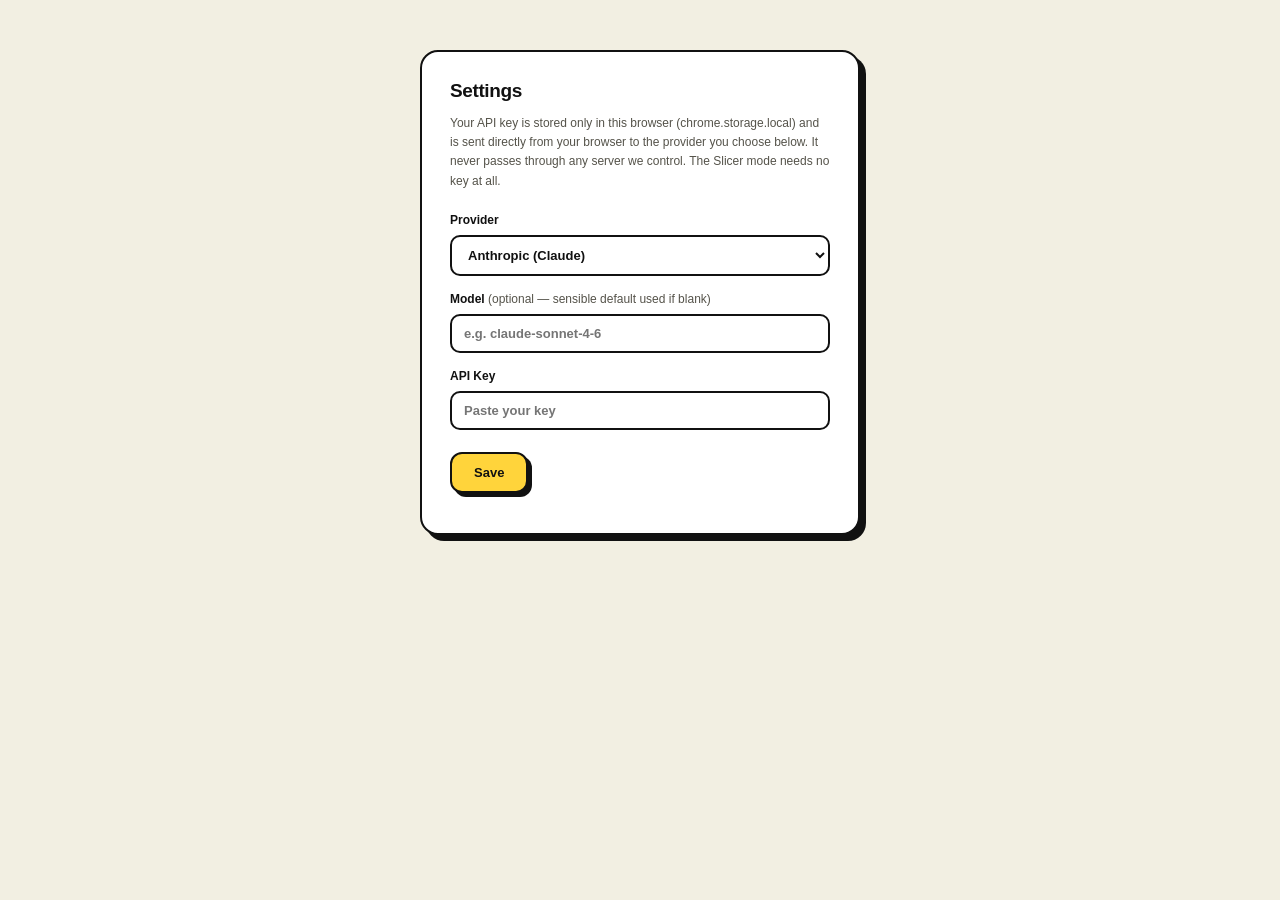
<file: context-handoff-extension/options.html>
<!DOCTYPE html>
<html>
<head>
  <meta charset="utf-8" />
  <title>Context Handoff — Settings</title>
  <link rel="stylesheet" href="options.css" />
</head>
<body>
  <div class="card">
    <h1>Settings</h1>
    <p class="hint">
      Your API key is stored only in this browser (chrome.storage.local) and is sent
      directly from your browser to the provider you choose below. It never passes
      through any server we control. The Slicer mode needs no key at all.
    </p>

    <label>Provider</label>
    <select id="provider">
      <option value="anthropic">Anthropic (Claude)</option>
      <option value="openai">OpenAI</option>
      <option value="gemini">Google Gemini</option>
      <option value="groq">Groq</option>
      <option value="ollama">Ollama (local, free — no key)</option>
    </select>

    <label>Model <span class="optional">(optional — sensible default used if blank)</span></label>
    <input type="text" id="model" placeholder="e.g. claude-sonnet-4-6" />

    <div id="apiKeyRow">
      <label>API Key</label>
      <input type="password" id="apiKey" placeholder="Paste your key" />
    </div>

    <div id="baseUrlRow" class="hidden">
      <label>Ollama server URL</label>
      <input type="text" id="baseUrl" placeholder="http://localhost:11434" />
      <p class="hint" style="margin-top:6px;">
        Runs fully on your machine, free, no key. Make sure Ollama is running
        (<code>ollama serve</code>) and has pulled a model (<code>ollama pull llama3.2</code>).
        Since this request comes from a Chrome extension, Ollama needs to allow
        that origin — start it with
        <code>OLLAMA_ORIGINS=chrome-extension://* ollama serve</code> if you get a
        CORS/connection error.
      </p>
    </div>

    <button id="saveBtn">Save</button>
    <p id="status"></p>
  </div>

  <script src="options.js"></script>
</body>
</html>
</file>
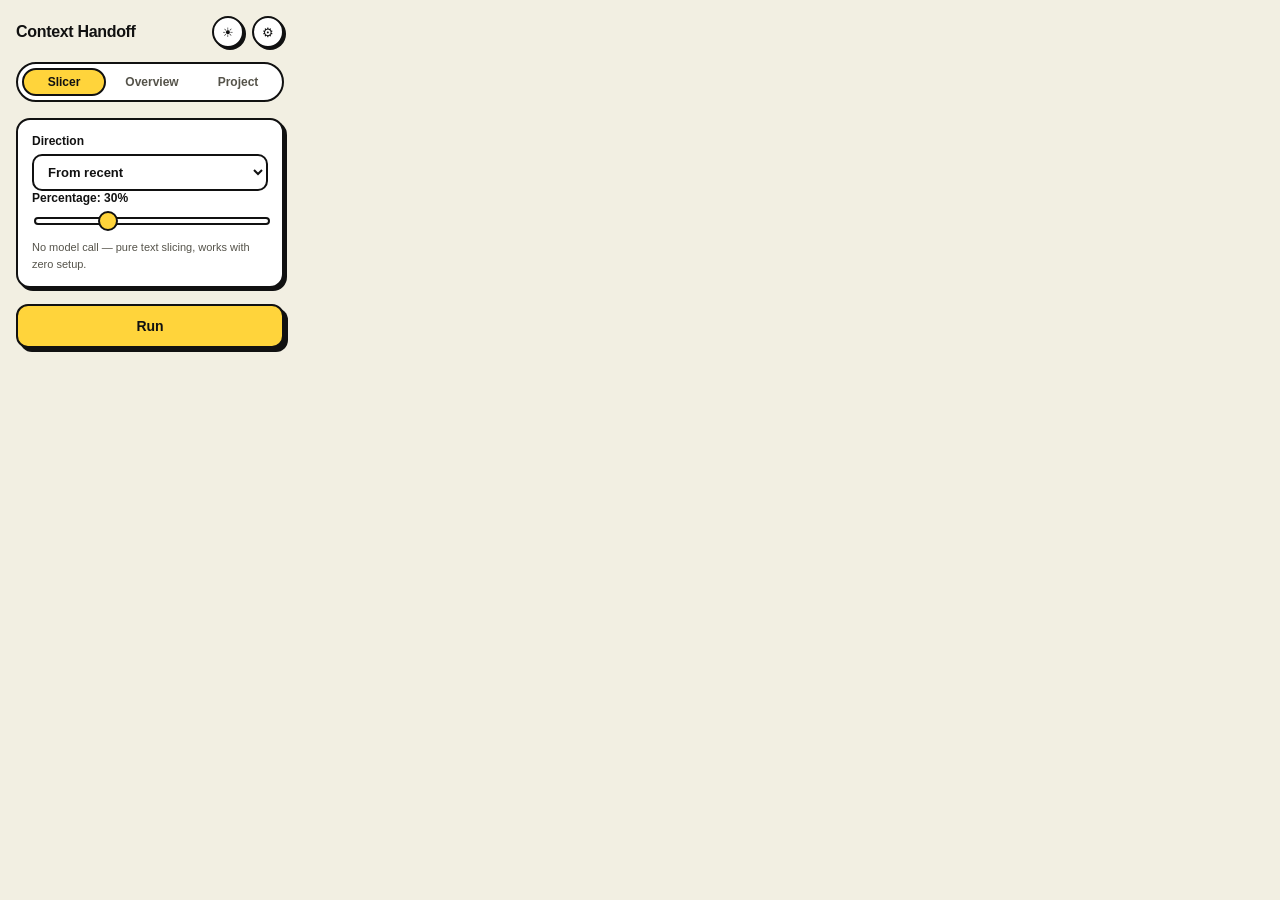
<file: context-handoff-extension/popup.html>
<!DOCTYPE html>
<html>
<head>
  <meta charset="utf-8" />
  <title>Context Handoff</title>
  <link rel="stylesheet" href="popup.css" />
</head>
<body>
  <header>
    <h1>Context Handoff</h1>
    <div class="header-actions">
      <button id="themeBtn" title="Toggle theme"><span id="themeIcon">☀</span></button>
      <button id="settingsBtn" title="Settings">⚙</button>
    </div>
  </header>

  <div class="tabs">
    <button class="tab active" data-mode="slicer">Slicer</button>
    <button class="tab" data-mode="overview">Overview</button>
    <button class="tab" data-mode="project">Project</button>
  </div>

  <section id="slicerPanel" class="panel">
    <label>Direction</label>
    <select id="direction">
      <option value="beginning">From beginning</option>
      <option value="recent" selected>From recent</option>
    </select>

    <label>Percentage: <span id="percentValue">30</span>%</label>
    <input type="range" id="percent" min="1" max="100" value="30" />

    <p class="hint">No model call — pure text slicing, works with zero setup.</p>
  </section>

  <section id="overviewPanel" class="panel hidden">
    <p class="hint">Sends the transcript to your configured provider and asks for a
      concise context-handoff summary: goal, decisions, constraints, next steps.</p>
  </section>

  <section id="projectPanel" class="panel hidden">
    <p class="hint">Same as Overview, but structured for technical/project work:
      Goal, Current State, Decisions, Files produced, Open Issues, Next Steps.</p>
  </section>

  <button id="runBtn">Run</button>
  <p id="status"></p>

  <script src="popup.js"></script>
</body>
</html>
</file>
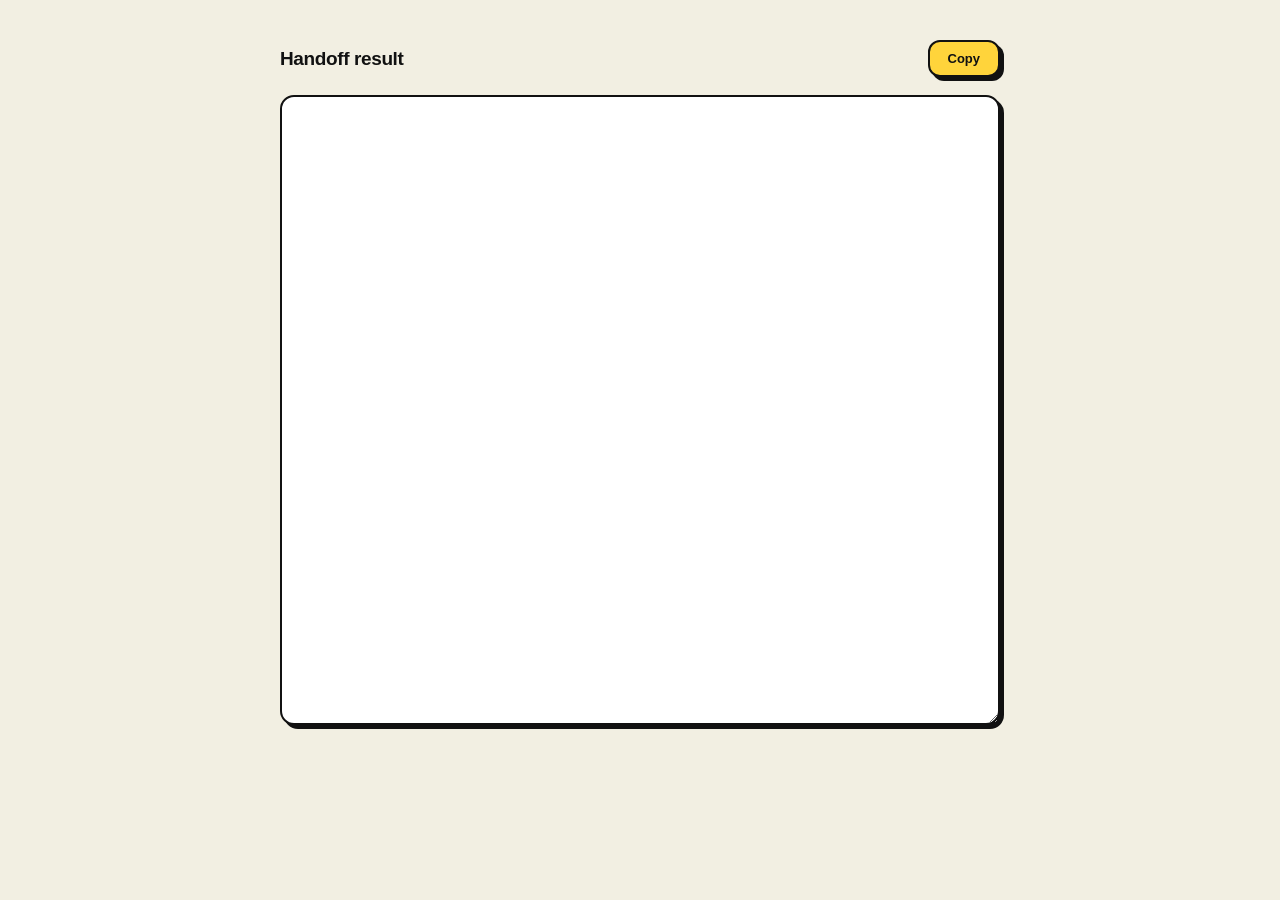
<file: context-handoff-extension/preview.html>
<!DOCTYPE html>
<html>
<head>
  <meta charset="utf-8" />
  <title>Context Handoff — Result</title>
  <link rel="stylesheet" href="preview.css" />
</head>
<body>
  <div class="wrap">
    <header>
      <h1>Handoff result</h1>
      <button id="copyBtn">Copy</button>
    </header>
    <p id="meta" class="meta"></p>
    <textarea id="output" spellcheck="false"></textarea>
  </div>
  <script src="preview.js"></script>
</body>
</html>
</file>
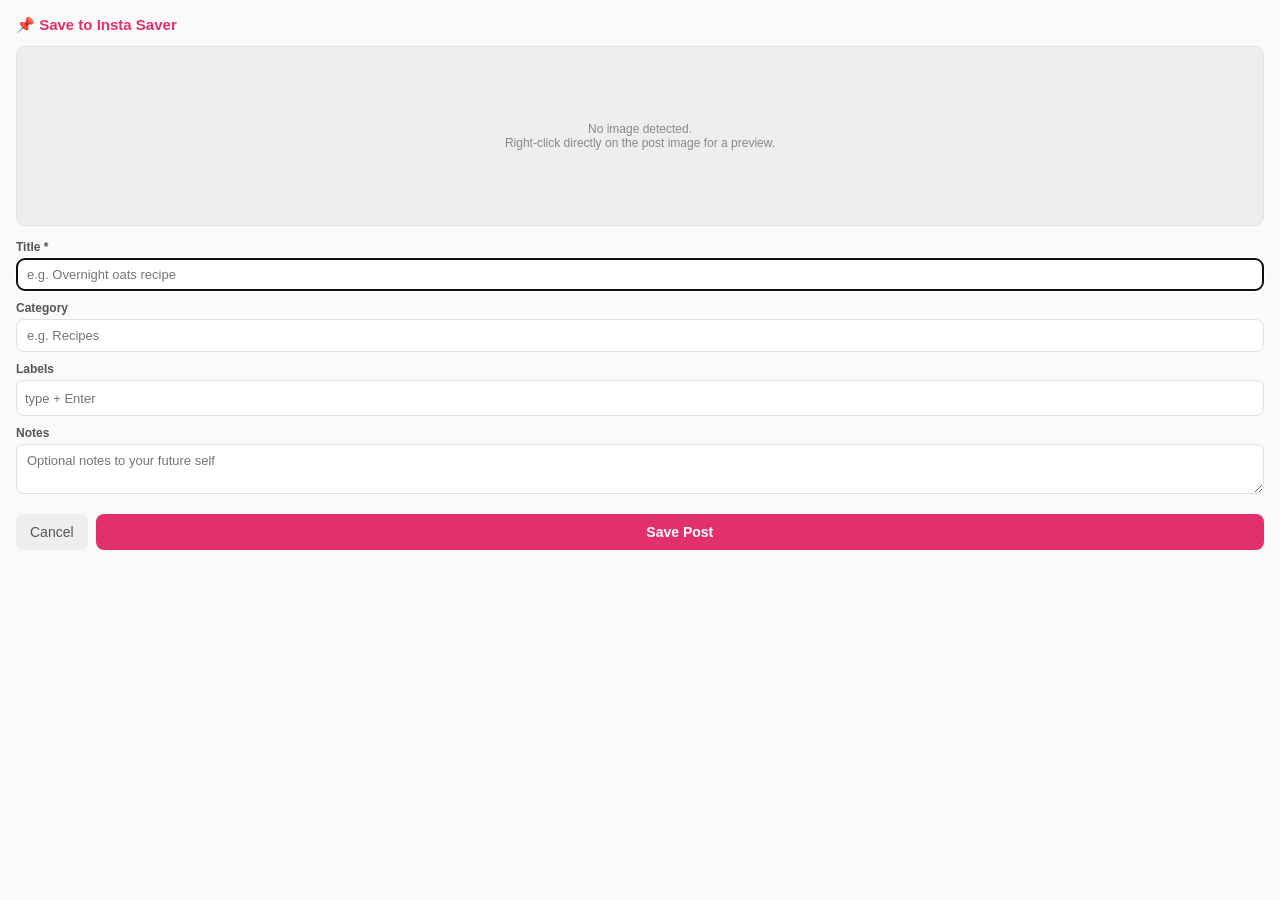
<file: bookmarker/extension/save.html>
<!DOCTYPE html>
<html>
<head>
<meta charset="UTF-8">
<title>Save to Insta Saver</title>
<style>
  :root {
    --pink: #e1306c;
    --bg: #fafafa;
    --border: #e0e0e0;
    --text: #222;
    --muted: #888;
  }
  * { box-sizing: border-box; }
  body {
    margin: 0;
    font-family: -apple-system, BlinkMacSystemFont, "Segoe UI", Roboto, sans-serif;
    background: var(--bg);
    color: var(--text);
    padding: 16px;
  }
  h1 {
    font-size: 15px;
    margin: 0 0 12px 0;
    font-weight: 600;
    color: var(--pink);
  }
  .preview-wrap {
    width: 100%;
    height: 180px;
    border-radius: 10px;
    background: #eee;
    overflow: hidden;
    display: flex;
    align-items: center;
    justify-content: center;
    margin-bottom: 14px;
    border: 1px solid var(--border);
  }
  .preview-wrap img {
    width: 100%;
    height: 100%;
    object-fit: cover;
  }
  .preview-wrap .placeholder {
    color: var(--muted);
    font-size: 12px;
    text-align: center;
    padding: 8px;
  }
  label {
    display: block;
    font-size: 12px;
    font-weight: 600;
    margin: 10px 0 4px;
    color: #555;
  }
  input[type="text"], textarea, select {
    width: 100%;
    padding: 8px 10px;
    border: 1px solid var(--border);
    border-radius: 8px;
    font-size: 13px;
    font-family: inherit;
    background: #fff;
  }
  textarea { resize: vertical; min-height: 50px; }
  .row { display: flex; gap: 8px; }
  .row > div { flex: 1; }
  .chip-input {
    display: flex;
    flex-wrap: wrap;
    gap: 6px;
    padding: 6px;
    border: 1px solid var(--border);
    border-radius: 8px;
    background: #fff;
    min-height: 36px;
  }
  .chip-input input {
    border: none;
    outline: none;
    flex: 1;
    min-width: 60px;
    font-size: 13px;
    padding: 2px;
  }
  .chip {
    background: #fce4ec;
    color: var(--pink);
    padding: 3px 8px;
    border-radius: 12px;
    font-size: 12px;
    display: flex;
    align-items: center;
    gap: 4px;
  }
  .chip button {
    background: none;
    border: none;
    color: var(--pink);
    cursor: pointer;
    font-size: 13px;
    line-height: 1;
    padding: 0;
  }
  .actions {
    margin-top: 16px;
    display: flex;
    gap: 8px;
  }
  button.save-btn {
    flex: 1;
    background: var(--pink);
    color: white;
    border: none;
    padding: 10px;
    border-radius: 8px;
    font-size: 14px;
    font-weight: 600;
    cursor: pointer;
  }
  button.save-btn:disabled { opacity: 0.5; cursor: default; }
  button.cancel-btn {
    background: #eee;
    color: #555;
    border: none;
    padding: 10px 14px;
    border-radius: 8px;
    font-size: 14px;
    cursor: pointer;
  }
  #status {
    font-size: 12px;
    margin-top: 8px;
    min-height: 16px;
  }
  #status.error { color: #c62828; }
  #status.ok { color: #2e7d32; }
  datalist {}
</style>
</head>
<body>
  <h1>📌 Save to Insta Saver</h1>

  <div class="preview-wrap" id="previewWrap">
    <div class="placeholder">Loading preview…</div>
  </div>

  <label for="title">Title *</label>
  <input type="text" id="title" placeholder="e.g. Overnight oats recipe" autofocus>

  <div class="row">
    <div>
      <label for="category">Category</label>
      <input type="text" id="category" list="categoryList" placeholder="e.g. Recipes">
      <datalist id="categoryList"></datalist>
    </div>
  </div>

  <label for="labelInput">Labels</label>
  <div class="chip-input" id="chipInput">
    <input type="text" id="labelInput" list="labelList" placeholder="type + Enter">
  </div>
  <datalist id="labelList"></datalist>

  <label for="notes">Notes</label>
  <textarea id="notes" placeholder="Optional notes to your future self"></textarea>

  <div class="actions">
    <button class="cancel-btn" id="cancelBtn">Cancel</button>
    <button class="save-btn" id="saveBtn">Save Post</button>
  </div>
  <div id="status"></div>

  <script src="save.js"></script>
</body>
</html>
</file>
<file: context-handoff-extension/options.css>
:root {
  --bg: #f2efe2;
  --surface: #ffffff;
  --ink: #111111;
  --muted: #55534a;
  --border: #111111;
  --accent: #ffd43b;
  --accent-ink: #111111;
  --shadow: #111111;
}

html[data-theme="dark"] {
  --bg: #121212;
  --surface: #1c1c1c;
  --ink: #f4f2ea;
  --muted: #b5b2a6;
  --border: #f4f2ea;
  --accent: #ffd43b;
  --accent-ink: #111111;
  --shadow: #f4f2ea;
}

* { box-sizing: border-box; }

body {
  margin: 0;
  background: var(--bg);
  color: var(--ink);
  font-family: -apple-system, BlinkMacSystemFont, "Segoe UI", sans-serif;
  display: flex;
  justify-content: center;
  padding: 50px 16px;
}

.card {
  width: 100%;
  max-width: 440px;
  padding: 28px;
  border-radius: 18px;
  background: var(--surface);
  border: 2px solid var(--border);
  box-shadow: 6px 6px 0 var(--shadow);
}

h1 { font-size: 19px; margin: 0 0 10px; font-weight: 800; letter-spacing: -0.02em; }

.hint {
  font-size: 12px;
  color: var(--muted);
  line-height: 1.6;
  font-weight: 500;
  margin-bottom: 22px;
}

label {
  display: block;
  font-size: 12px;
  font-weight: 700;
  margin: 16px 0 8px;
}

.optional {
  font-weight: 500;
  color: var(--muted);
}

select, input[type="text"], input[type="password"] {
  width: 100%;
  padding: 10px 12px;
  border: 2px solid var(--border);
  border-radius: 10px;
  font-size: 13px;
  font-weight: 600;
  background: var(--surface);
  color: var(--ink);
}

select:focus, input:focus {
  outline: none;
  box-shadow: 3px 3px 0 var(--shadow);
}

#saveBtn {
  margin-top: 22px;
  padding: 11px 22px;
  border: 2px solid var(--border);
  border-radius: 12px;
  background: var(--accent);
  color: var(--accent-ink);
  font-size: 13px;
  font-weight: 800;
  cursor: pointer;
  box-shadow: 4px 4px 0 var(--shadow);
}

#saveBtn:active {
  transform: translate(3px, 3px);
  box-shadow: 1px 1px 0 var(--shadow);
}

#status {
  font-size: 12px;
  color: var(--muted);
  font-weight: 600;
  margin-top: 12px;
}

.hidden { display: none; }

code {
  background: var(--bg);
  border: 1.5px solid var(--border);
  border-radius: 6px;
  padding: 2px 6px;
  font-size: 11px;
}
</file>
<file: context-handoff-extension/popup.css>
:root {
  --bg: #f2efe2;
  --surface: #ffffff;
  --ink: #111111;
  --muted: #55534a;
  --border: #111111;
  --accent: #ffd43b;
  --accent-ink: #111111;
  --shadow: #111111;
}

html[data-theme="dark"] {
  --bg: #121212;
  --surface: #1c1c1c;
  --ink: #f4f2ea;
  --muted: #b5b2a6;
  --border: #f4f2ea;
  --accent: #ffd43b;
  --accent-ink: #111111;
  --shadow: #f4f2ea;
}

* { box-sizing: border-box; }

body {
  width: 300px;
  margin: 0;
  font-family: -apple-system, BlinkMacSystemFont, "Segoe UI", sans-serif;
  background: var(--bg);
  color: var(--ink);
  padding: 16px;
}

header {
  display: flex;
  align-items: center;
  justify-content: space-between;
  margin-bottom: 14px;
}

h1 {
  font-size: 16px;
  margin: 0;
  font-weight: 800;
  letter-spacing: -0.02em;
}

.header-actions {
  display: flex;
  gap: 8px;
}

#themeBtn,
#settingsBtn {
  width: 32px;
  height: 32px;
  border: 2px solid var(--border);
  border-radius: 50%;
  background: var(--surface);
  font-size: 13px;
  cursor: pointer;
  color: var(--ink);
  display: flex;
  align-items: center;
  justify-content: center;
  box-shadow: 2px 2px 0 var(--shadow);
}

#themeBtn:active,
#settingsBtn:active {
  transform: translate(2px, 2px);
  box-shadow: none;
}

.tabs {
  display: flex;
  gap: 6px;
  margin-bottom: 16px;
  padding: 4px;
  border-radius: 999px;
  background: var(--surface);
  border: 2px solid var(--border);
}

.tab {
  flex: 1;
  border: none;
  background: none;
  padding: 7px 4px;
  border-radius: 999px;
  font-size: 12px;
  font-weight: 700;
  cursor: pointer;
  color: var(--muted);
}

.tab.active {
  background: var(--accent);
  color: var(--accent-ink);
  border: 2px solid var(--border);
  padding: 5px 4px;
}

.panel {
  margin-bottom: 16px;
  padding: 14px;
  border-radius: 14px;
  background: var(--surface);
  border: 2px solid var(--border);
  box-shadow: 3px 3px 0 var(--shadow);
}

.panel.hidden { display: none; }

label {
  display: block;
  font-size: 12px;
  font-weight: 700;
  color: var(--ink);
  margin: 0 0 6px;
}

label + label { margin-top: 12px; }

select {
  width: 100%;
  padding: 8px 10px;
  border: 2px solid var(--border);
  border-radius: 10px;
  background: var(--surface);
  color: var(--ink);
  font-size: 13px;
  font-weight: 600;
}

input[type="range"] {
  width: 100%;
  height: 8px;
  border-radius: 6px;
  background: var(--surface);
  border: 2px solid var(--border);
  -webkit-appearance: none;
}

input[type="range"]::-webkit-slider-thumb {
  -webkit-appearance: none;
  width: 20px;
  height: 20px;
  border-radius: 50%;
  background: var(--accent);
  border: 2px solid var(--border);
  cursor: pointer;
}

.hint {
  font-size: 11px;
  color: var(--muted);
  line-height: 1.5;
  margin: 10px 0 0;
  font-weight: 500;
}

#runBtn {
  width: 100%;
  padding: 12px;
  border: 2px solid var(--border);
  border-radius: 12px;
  background: var(--accent);
  color: var(--accent-ink);
  font-size: 14px;
  font-weight: 800;
  cursor: pointer;
  box-shadow: 4px 4px 0 var(--shadow);
}

#runBtn:active {
  transform: translate(3px, 3px);
  box-shadow: 1px 1px 0 var(--shadow);
}

#runBtn:disabled {
  opacity: 0.6;
  cursor: default;
}

#status {
  font-size: 11px;
  color: var(--muted);
  font-weight: 600;
  min-height: 14px;
  margin-top: 10px;
  text-align: center;
}
</file>
<file: context-handoff-extension/preview.css>
:root {
  --bg: #f2efe2;
  --surface: #ffffff;
  --ink: #111111;
  --muted: #55534a;
  --border: #111111;
  --accent: #ffd43b;
  --accent-ink: #111111;
  --shadow: #111111;
}

html[data-theme="dark"] {
  --bg: #121212;
  --surface: #1c1c1c;
  --ink: #f4f2ea;
  --muted: #b5b2a6;
  --border: #f4f2ea;
  --accent: #ffd43b;
  --accent-ink: #111111;
  --shadow: #f4f2ea;
}

* { box-sizing: border-box; }

body {
  margin: 0;
  background: var(--bg);
  color: var(--ink);
  font-family: -apple-system, BlinkMacSystemFont, "Segoe UI", sans-serif;
}

.wrap {
  max-width: 760px;
  margin: 0 auto;
  padding: 40px 20px;
}

header {
  display: flex;
  align-items: center;
  justify-content: space-between;
  margin-bottom: 8px;
}

h1 { font-size: 19px; margin: 0; font-weight: 800; letter-spacing: -0.02em; }

#copyBtn {
  border: 2px solid var(--border);
  border-radius: 12px;
  background: var(--accent);
  color: var(--accent-ink);
  padding: 9px 18px;
  font-size: 13px;
  font-weight: 800;
  cursor: pointer;
  box-shadow: 4px 4px 0 var(--shadow);
}

#copyBtn:active {
  transform: translate(3px, 3px);
  box-shadow: 1px 1px 0 var(--shadow);
}

.meta {
  font-size: 12px;
  color: var(--muted);
  font-weight: 600;
  margin: 0 0 18px;
}

#output {
  width: 100%;
  height: 70vh;
  padding: 18px;
  border: 2px solid var(--border);
  border-radius: 14px;
  font-family: ui-monospace, "SF Mono", Menlo, monospace;
  font-size: 13px;
  line-height: 1.6;
  background: var(--surface);
  color: var(--ink);
  box-shadow: 4px 4px 0 var(--shadow);
  resize: vertical;
}

#output:focus {
  outline: none;
}
</file>
